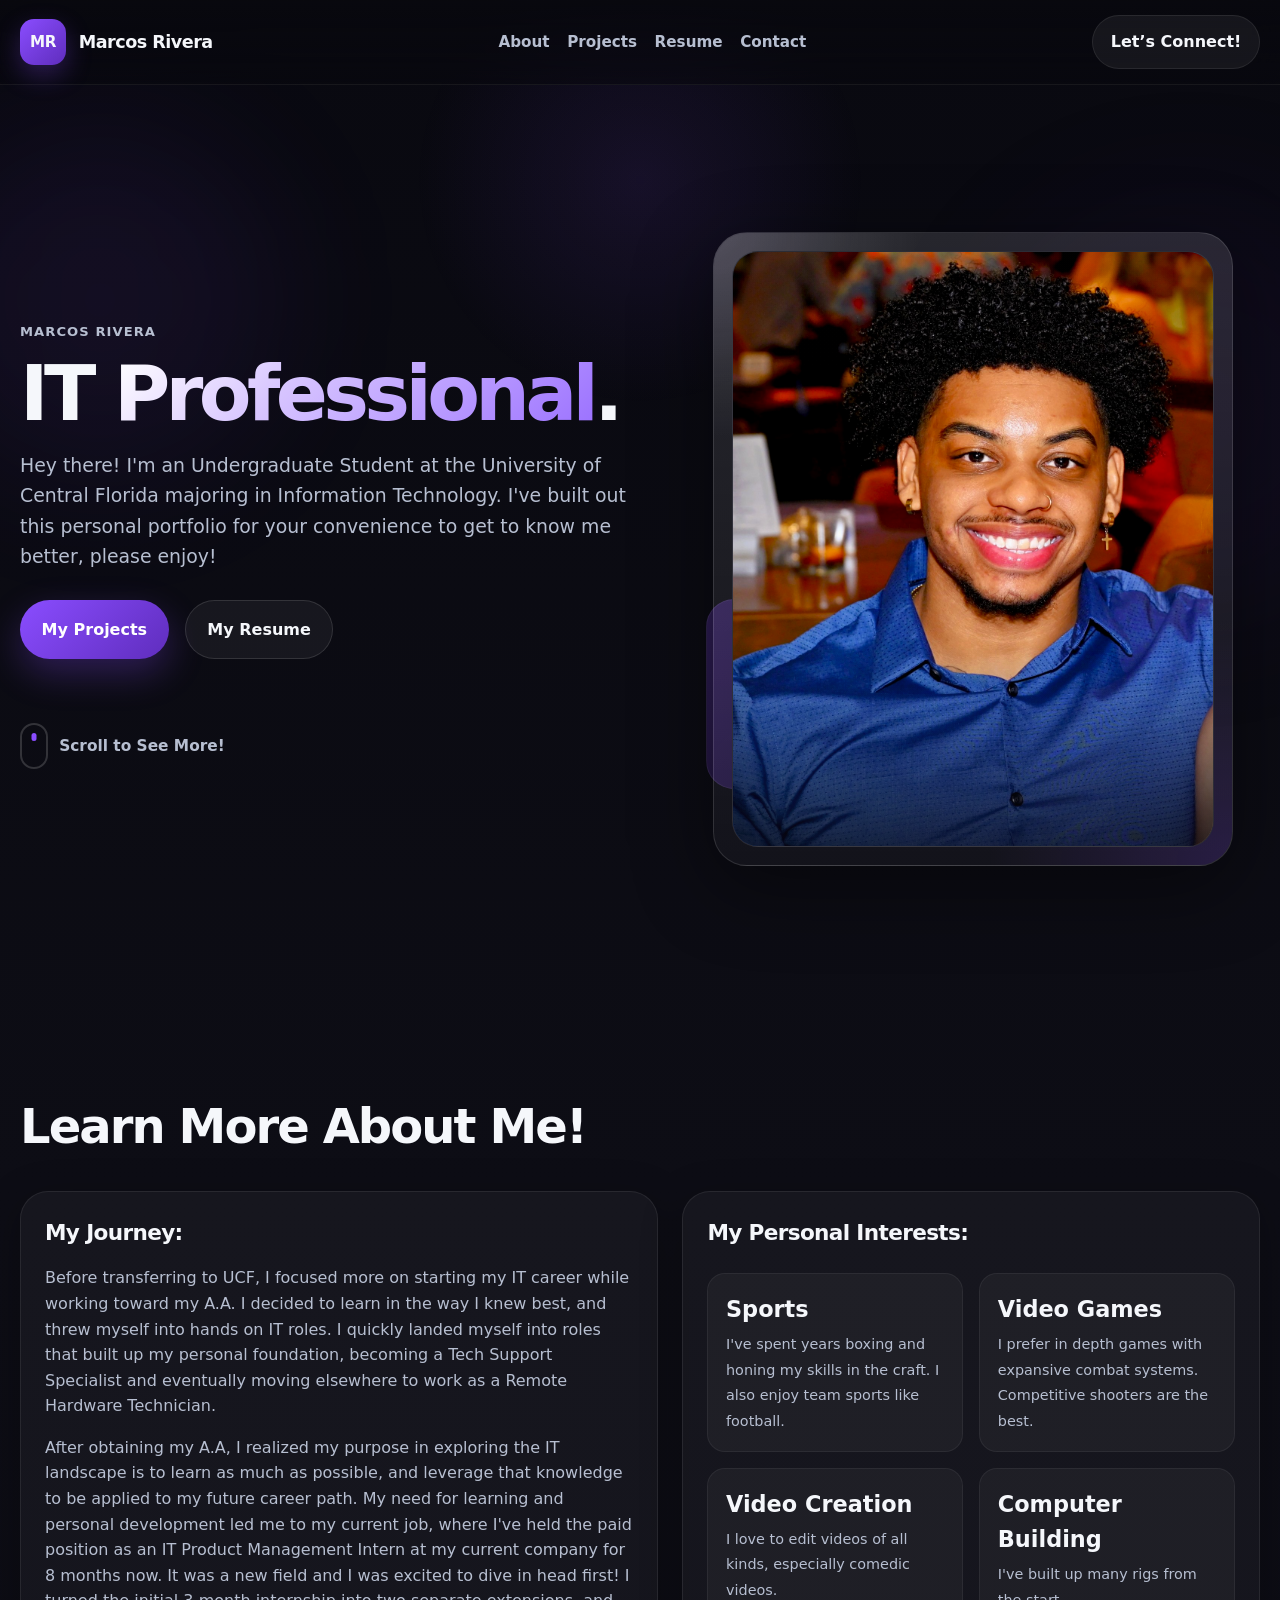
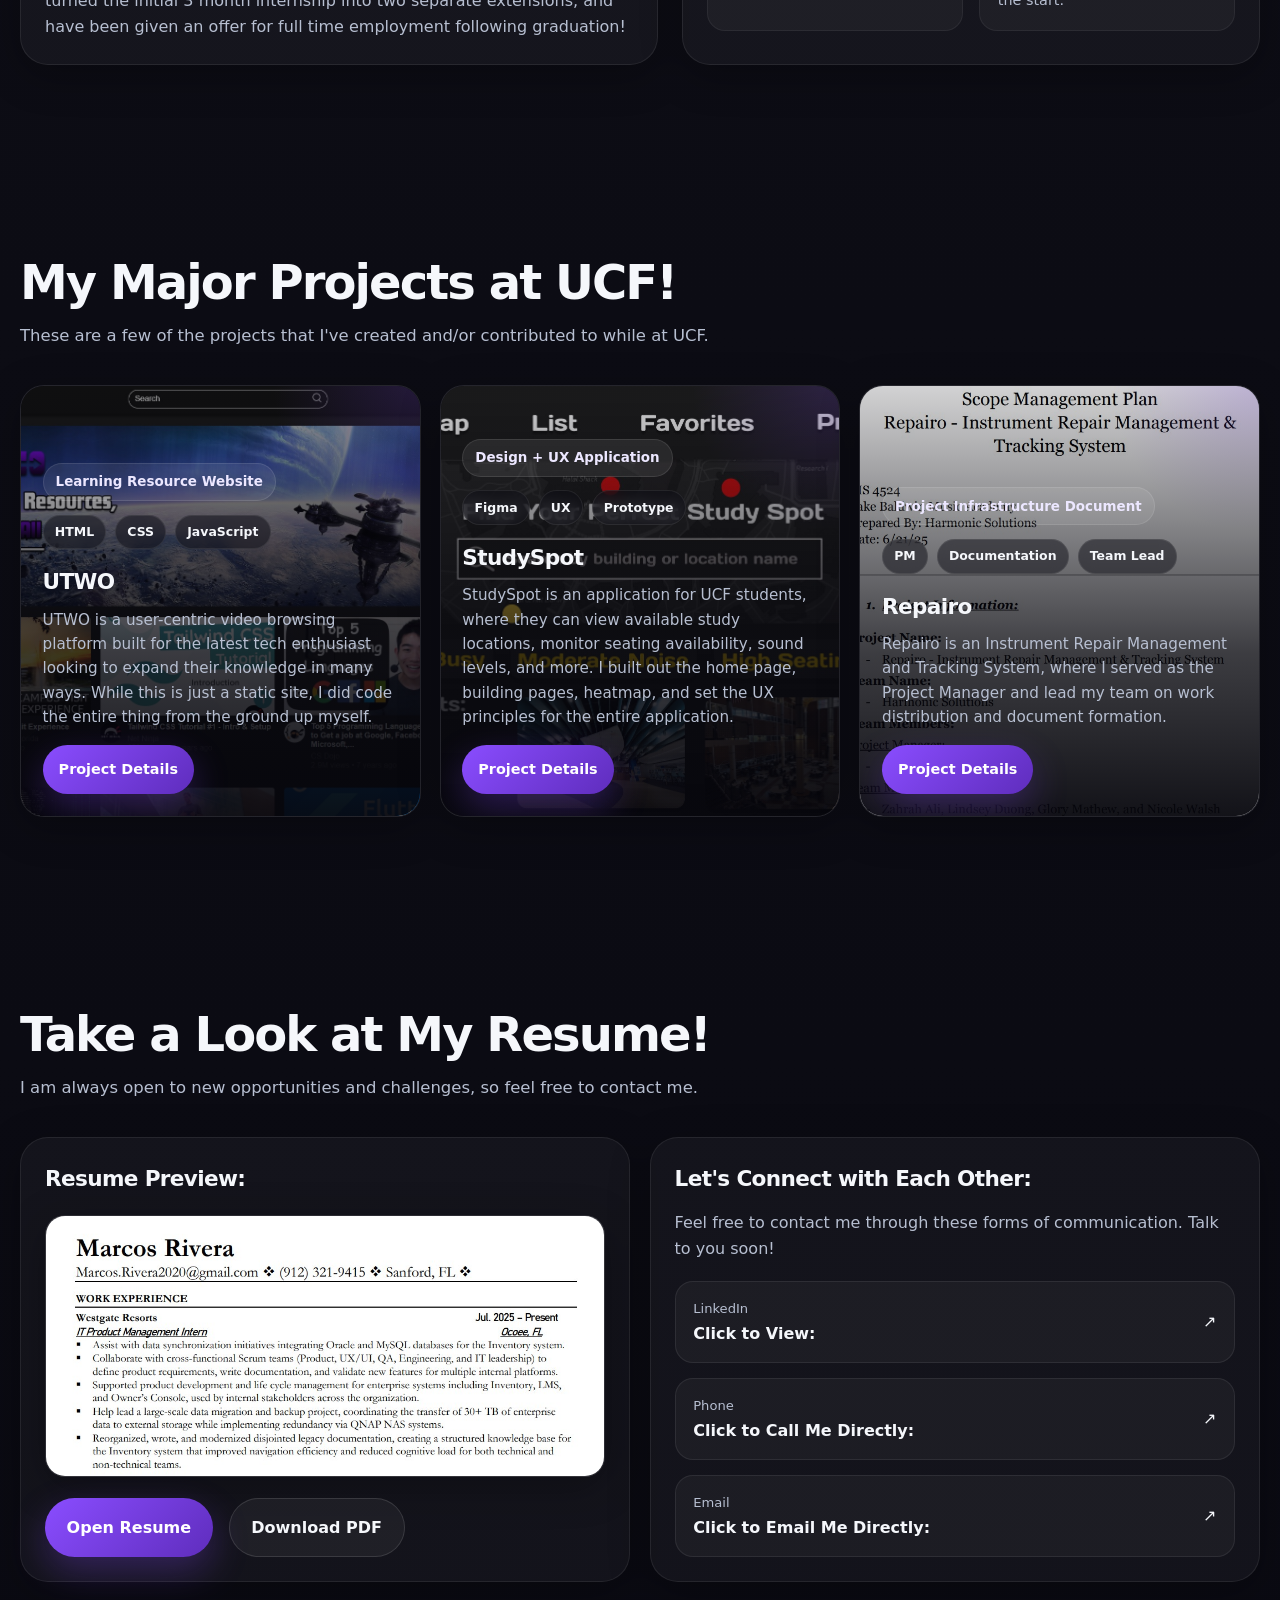
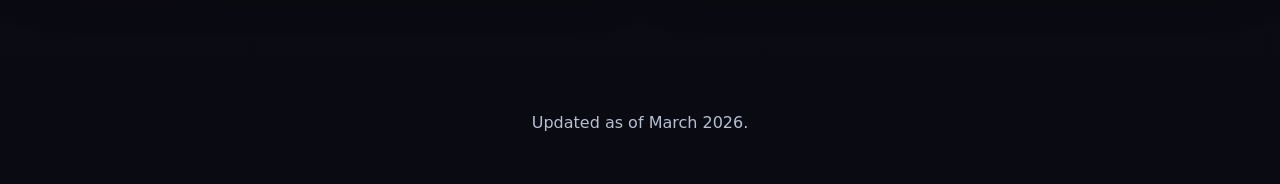
<file: index.html>
<!DOCTYPE html>
<html lang="en">
<head>
  <meta charset="UTF-8" />
  <meta name="viewport" content="width=device-width, initial-scale=1.0" />
  <title>Marcos Rivera | IT Professional</title>

  <!-- Portfolio Home Page. -->

  <link rel="stylesheet" href="styles.css" />
</head>
<body>
  <!-- Background. -->
  <div class="ambient-glow"></div>
  <div class="ambient-grid"></div>
  <div class="cursor-spotlight"></div>

  <!-- Header. -->
  <header class="site-header">
    <div class="container nav">
      <a class="brand" href="#home" aria-label="Portfolio home">
        <span class="brand-mark">MR</span>
        <span>Marcos Rivera</span>
      </a>

      <nav class="nav-links" aria-label="Primary navigation">
        <a href="#about">About</a>
        <a href="#projects">Projects</a>
        <a href="#resume">Resume</a>
        <a href="#contact">Contact</a>
      </nav>

      <a class="nav-cta" href="#contact">Let’s Connect!</a>
    </div>
  </header>

  <main>
    
    <section class="hero" id="home">
      <div class="container hero-grid">
        <div class="hero-copy reveal">

          <!-- Name. -->
          <p class="hero-name-label">
            Marcos Rivera
          </p>

          <!-- Main Title. -->
          <h1 class="hero-title">
            IT <span class="accent-text">Professional</span>.
          </h1>

          <!-- Introduction. -->
          <p class="hero-subtitle">
            Hey there! I'm an Undergraduate Student at the University of Central Florida majoring
            in Information Technology. I've built out this personal portfolio for your convenience
            to get to know me better, please enjoy!
            
          </p>

          <!-- Main Buttons. -->
          <div class="hero-actions">
            <a class="btn btn-primary" href="#projects">My Projects</a>
            <a class="btn btn-secondary" href="#resume">My Resume</a>
          </div>


          <!-- Scroll Prompt. -->
          <div class="scroll-prompt" aria-hidden="true">
            <span class="scroll-wheel"></span>
            <span>Scroll to See More!</span>
          </div>
        </div>

        <!-- Portrait. -->
        <div class="hero-visual-wrap reveal" id="heroVisualWrap">
          <div class="hero-visual-accent"></div>

          <div class="hero-visual-frame">
            <div class="hero-visual-inner">
              
              <div class="portrait-layer" id="portraitLayer">
                <img
                  src="images/portfolio_pic.JPG"
                  alt="Portrait of Me"
                />
              </div>

              <div class="portrait-overlay"></div>

            </div>
          </div>

        </div>
      </div>
    </section>

    <!-- About Section. -->
    <section class="section" id="about">
      <div class="container">
        <div class="reveal">
          <h2 class="section-title">Learn More About Me!</h2>
          <p class="section-copy"></p>
        </div>

        <div class="about-grid">
          <article class="glass-card about-story reveal">
            <h3 class="subsection-title">My Journey:</h3>
            <p class="muted-copy">
                Before transferring to UCF, I focused more on starting my IT career while working toward my A.A.
                I decided to learn in the way I knew best, and threw myself into hands on IT roles. I quickly 
                landed myself into roles that built up my personal foundation, becoming a Tech Support 
                Specialist and eventually moving elsewhere to work as a Remote Hardware Technician.
            </p>
            <p class="muted-copy">
                After obtaining my A.A, I realized my purpose in exploring the IT landscape is to learn as much
                as possible, and leverage that knowledge to be applied to my future career path. 
                My need for learning and personal development led me to my current job, where I've held the
                paid position as an IT Product Management Intern at my current company for 8 months now. 
                It was a new field and I was excited to dive in head first! I turned the initial 3 month internship into
                two separate extensions, and have been given an offer for full time employment following graduation!
            </p>

            
          </article>

          <aside class="glass-card reveal">
            <h3 class="subsection-title">My Personal Interests:</h3>
            <p class="muted-copy">
                
            </p>

            <div class="stats-grid">
              <div class="stat-block">
                <strong>Sports</strong>
                <span>I've spent years boxing and honing my skills in the craft. I also enjoy team sports like football.</span>
              </div>
              <div class="stat-block">
                <strong>Video Games</strong>
                <span>I prefer in depth games with expansive combat systems. Competitive shooters are the best.</span>
              </div>
              <div class="stat-block">
                <strong>Video Creation</strong>
                <span>I love to edit videos of all kinds, especially comedic videos.</span>
              </div>
              <div class="stat-block">
                <strong>Computer Building</strong>
                <span>I've built up many rigs from the start.</span>
              </div>
            </div>
          </aside>
        </div>
      </div>
    </section>

    <!-- Projects. -->
    <section class="section" id="projects">
      <div class="container">
        <div class="reveal">
          <h2 class="section-title">My Major Projects at UCF!</h2>
          <p class="section-copy">
            These are a few of the projects that I've created and/or contributed to while at UCF.
          </p>
        </div>

        <div class="projects-grid image-projects">
          <!-- Project 1 -->
          <article class="project-card project-card-image reveal">
            <div class="project-image-wrap">
              <img src="images/project-1.jpg" alt="Preview image for UTWO project" class="project-image" />
              <div class="project-image-overlay"></div>
            </div>

            <div class="project-content">
              <span class="project-tag">Learning Resource Website</span>

              <div class="project-tags-row">
                <span class="tech-chip">HTML</span>
                <span class="tech-chip">CSS</span>
                <span class="tech-chip">JavaScript</span>
              </div>

              <h3 class="project-title">UTWO</h3>
              <p class="project-text">
                UTWO is a user-centric video browsing platform built for the latest tech enthusiast
                looking to expand their knowledge in many ways. While this is just a static site, 
                I did code the entire thing from the ground up myself.
              </p>

              <div class="project-buttons">
                <a class="btn btn-primary btn-small" href="utwo.html">Project Details</a>
                
              </div>
            </div>
          </article>

          <!-- Project 2 -->
          <article class="project-card project-card-image reveal">
            <div class="project-image-wrap">
              <img src="images/project-2.jpg" alt="Preview image for StudySpot project" class="project-image" />
              <div class="project-image-overlay"></div>
            </div>

            <div class="project-content">
              <span class="project-tag">Design + UX Application</span>

              <div class="project-tags-row">
                <span class="tech-chip">Figma</span>
                <span class="tech-chip">UX</span>
                <span class="tech-chip">Prototype</span>
              </div>

              <h3 class="project-title">StudySpot</h3>
              <p class="project-text">
                StudySpot is an application for UCF students, where they can view available study
                locations, monitor seating availability, sound levels, and more. I built out the
                home page, building pages, heatmap, and set the UX principles for the entire application.
              </p>

              <div class="project-buttons">
                <a class="btn btn-primary btn-small" href="studyspot.html">Project Details</a>
                
              </div>
            </div>
          </article>

          <!-- Project 3 -->
          <article class="project-card project-card-image reveal">
            <div class="project-image-wrap">
              <img src="images/project-3.jpg" alt="Preview image for Repairo project" class="project-image" />
              <div class="project-image-overlay"></div>
            </div>

            <div class="project-content">
              <span class="project-tag">Project Infrastructure Document</span>

              <div class="project-tags-row">
                <span class="tech-chip">PM</span>
                <span class="tech-chip">Documentation</span>
                <span class="tech-chip">Team Lead</span>
              </div>

              <h3 class="project-title">Repairo</h3>
              <p class="project-text">
                Repairo is an Instrument Repair Management and Tracking System, where I served as
                the Project Manager and lead my team on work distribution and document formation.
              </p>

              <div class="project-buttons">
                <a class="btn btn-primary btn-small" href="repairo.html">Project Details</a>
                
              </div>
            </div>
          </article>
        </div>
      </div>
    </section>

    <!-- Resume. -->
    <section class="section" id="resume">
      <div class="container">
        <div class="reveal">
          <h2 class="section-title">Take a Look at My Resume!</h2>
          <p class="section-copy">
            I am always open to new opportunities and challenges, so feel free to contact me.
          </p>
        </div>

        <div class="two-column">
          <article class="glass-card resume-preview reveal">
            <div>
              <h3 class="subsection-title">Resume Preview:</h3>

              <div class="resume-preview-image-frame">
                <img
                  src="images/resume-preview.jpg"
                  alt="Preview image of Marcos Rivera resume"
                  class="resume-preview-image"
                />
              </div>
            </div>

            <div class="hero-actions resume-actions">
              <a class="btn btn-primary" href="assets/2026_Resume_Rivera_Marcos.pdf" target="_blank" rel="noreferrer noopener">Open Resume</a>
              <a class="btn btn-secondary" href="assets/2026_Resume_Rivera_Marcos.pdf" download>Download PDF</a>
            </div>
          </article>

          <article class="glass-card reveal" id="contact">
            <h3 class="subsection-title">Let's Connect with Each Other:</h3>
            <p class="muted-copy">
              Feel free to contact me through these forms of communication. Talk to you soon!
            </p>

            <div class="contact-links">
              <a class="contact-link" href="https://www.linkedin.com/in/marcos-rivera-s7v/" target="_blank" rel="noreferrer noopener">
                <div class="contact-label">
                  <small>LinkedIn</small>
                  <strong>Click to View:</strong>
                </div>
                <span>↗</span>
              </a>

              <a class="contact-link" href="tel:+19123219415">
                <div class="contact-label">
                  <small>Phone</small>
                  <strong>Click to Call Me Directly:</strong>
                </div>
                <span>↗</span>
              </a>

              <a class="contact-link" href="mailto:marcos.rivera2020@gmail.com">
                <div class="contact-label">
                  <small>Email</small>
                  <strong>Click to Email Me Directly:</strong>
                </div>
                <span>↗</span>
              </a>
            </div>
          </article>
        </div>
      </div>
    </section>
  </main>

  <footer class="site-footer">
    <div class="container">
      <p>Updated as of March 2026.</p>
    </div>
  </footer>

  <script src="script.js"></script>
</body>
</html>
</file>
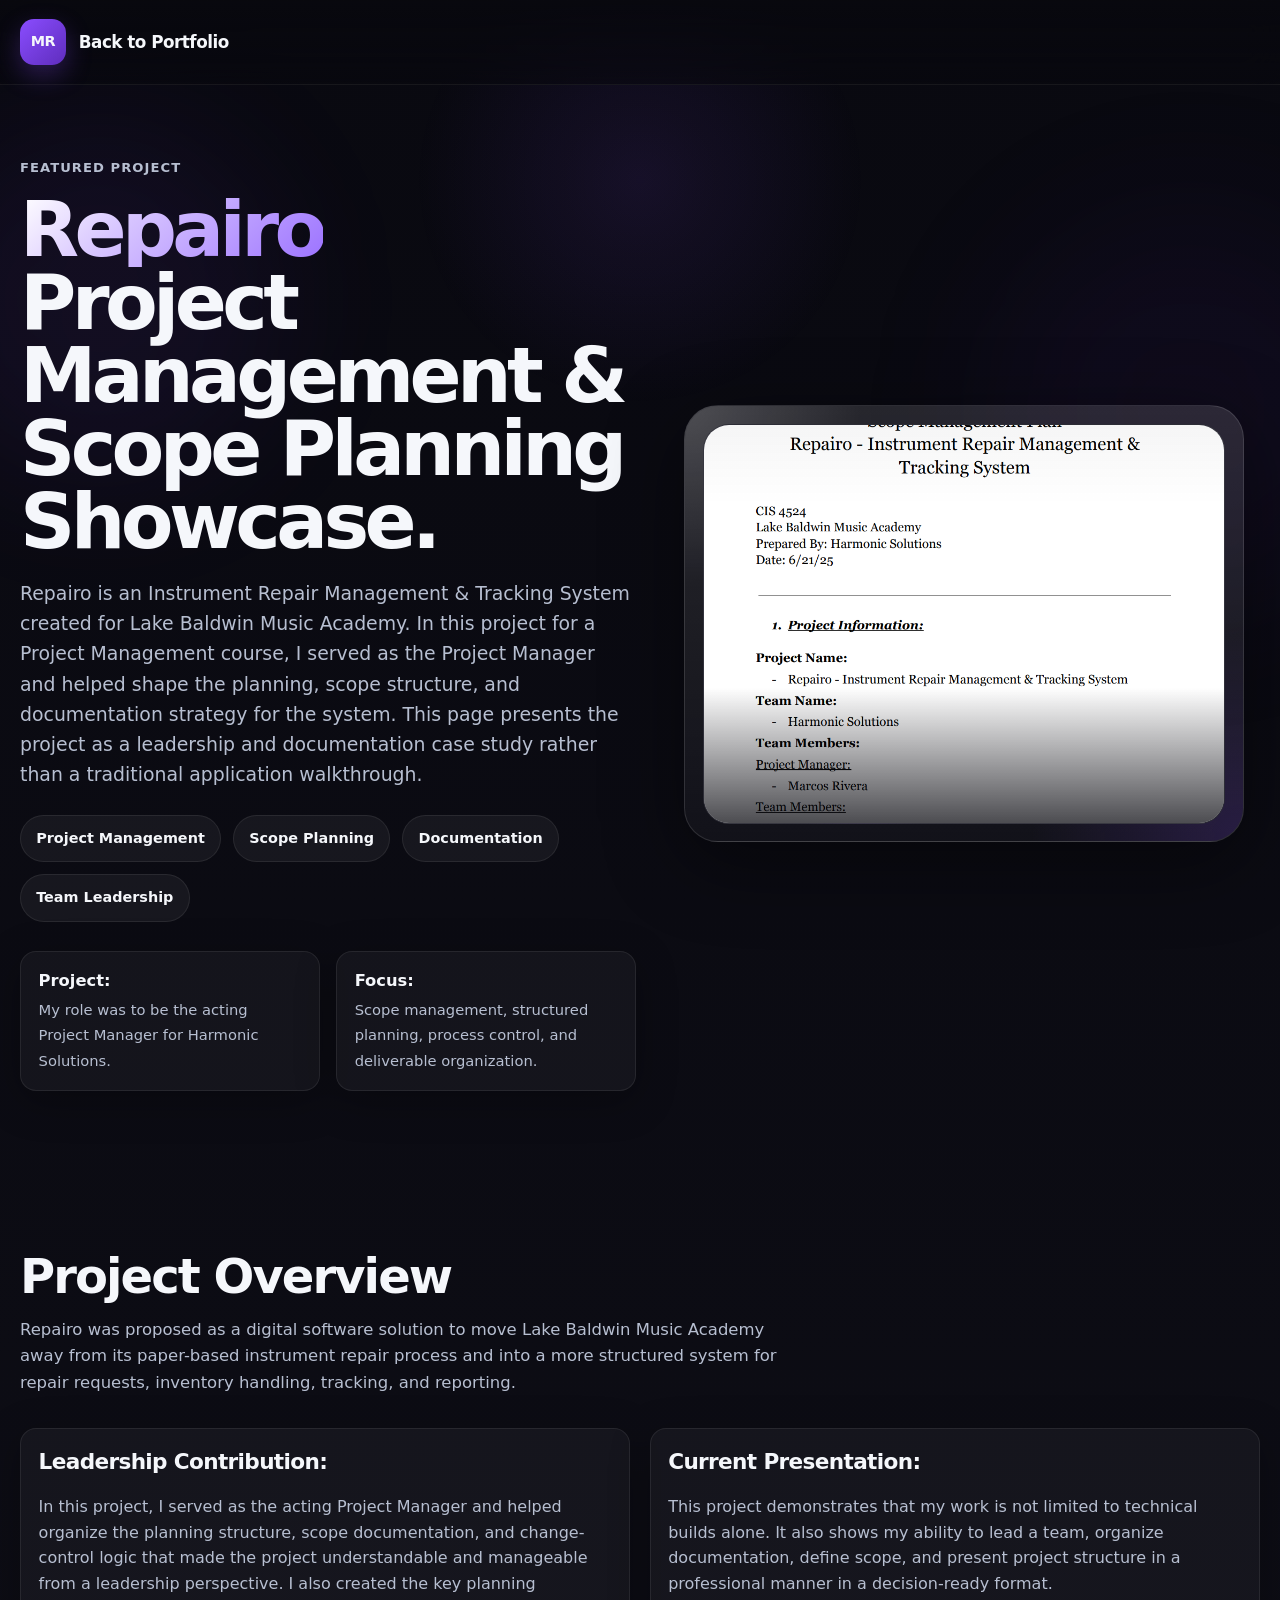
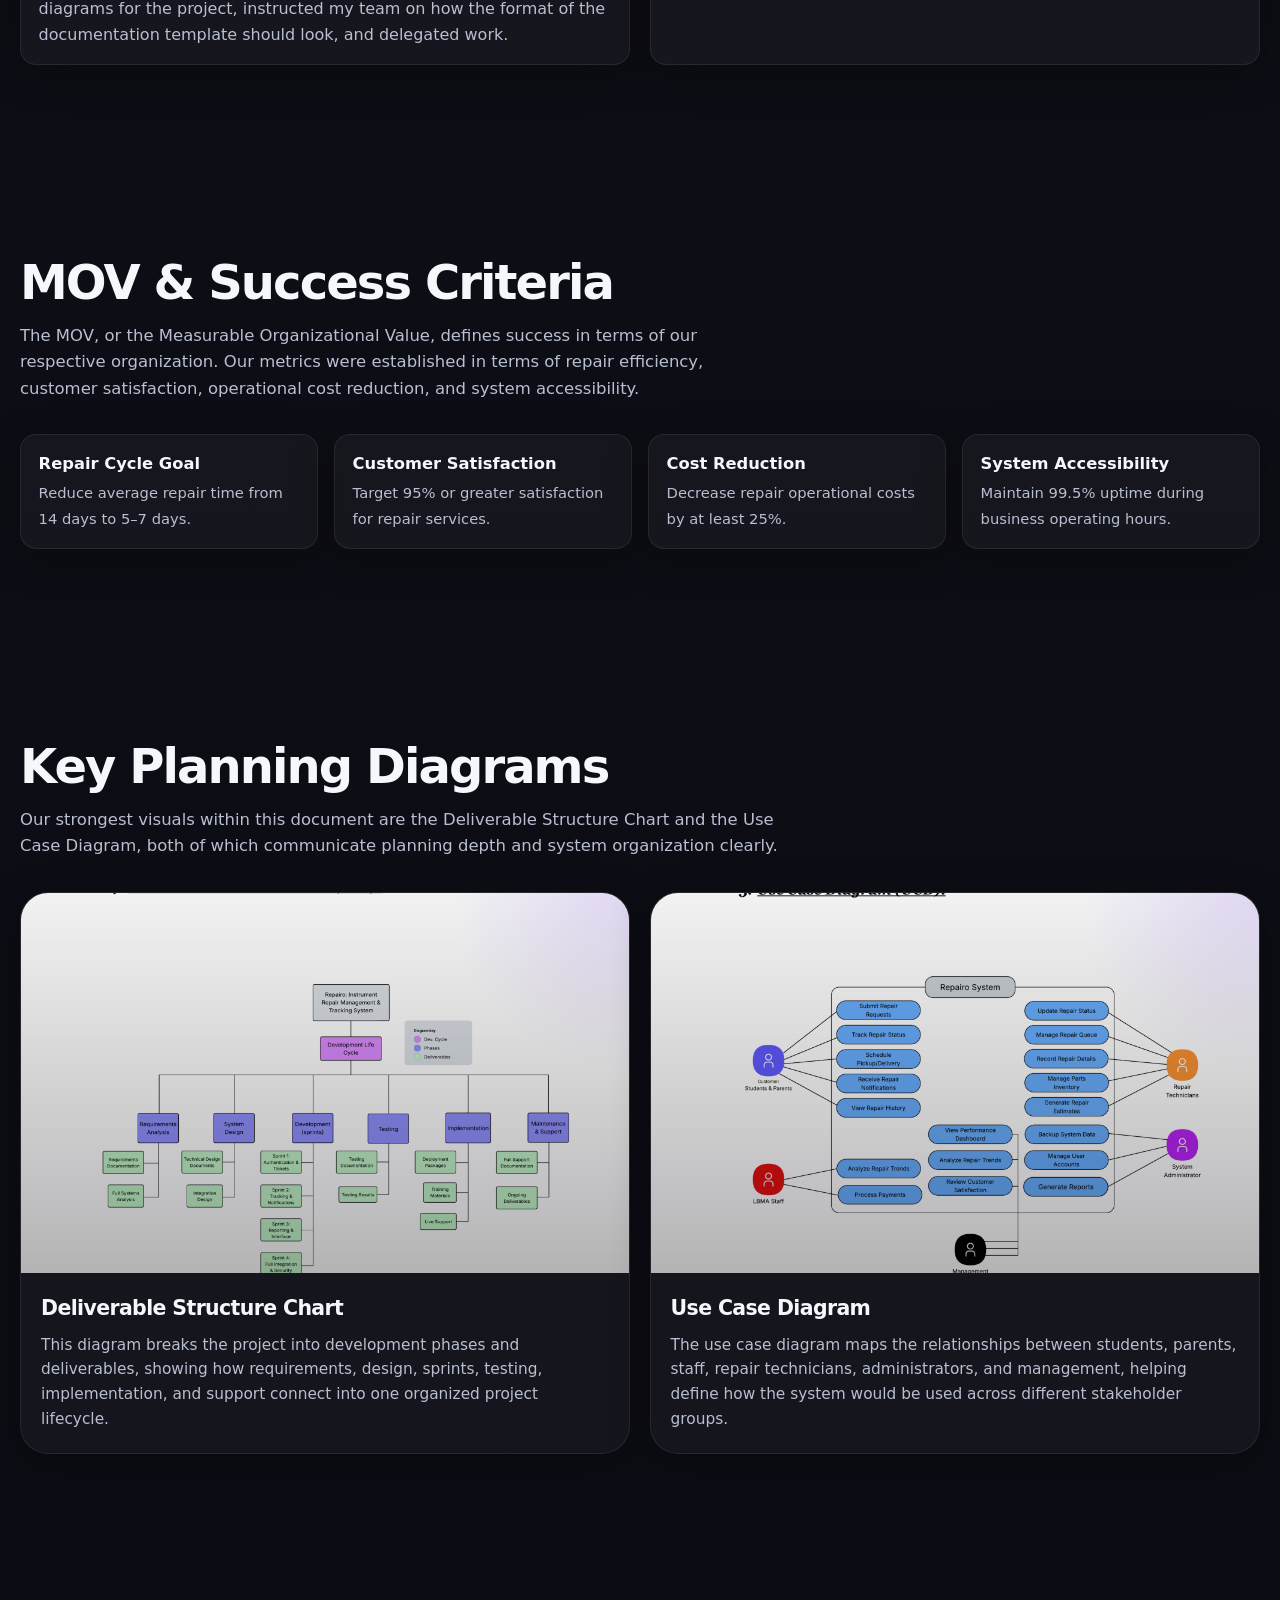
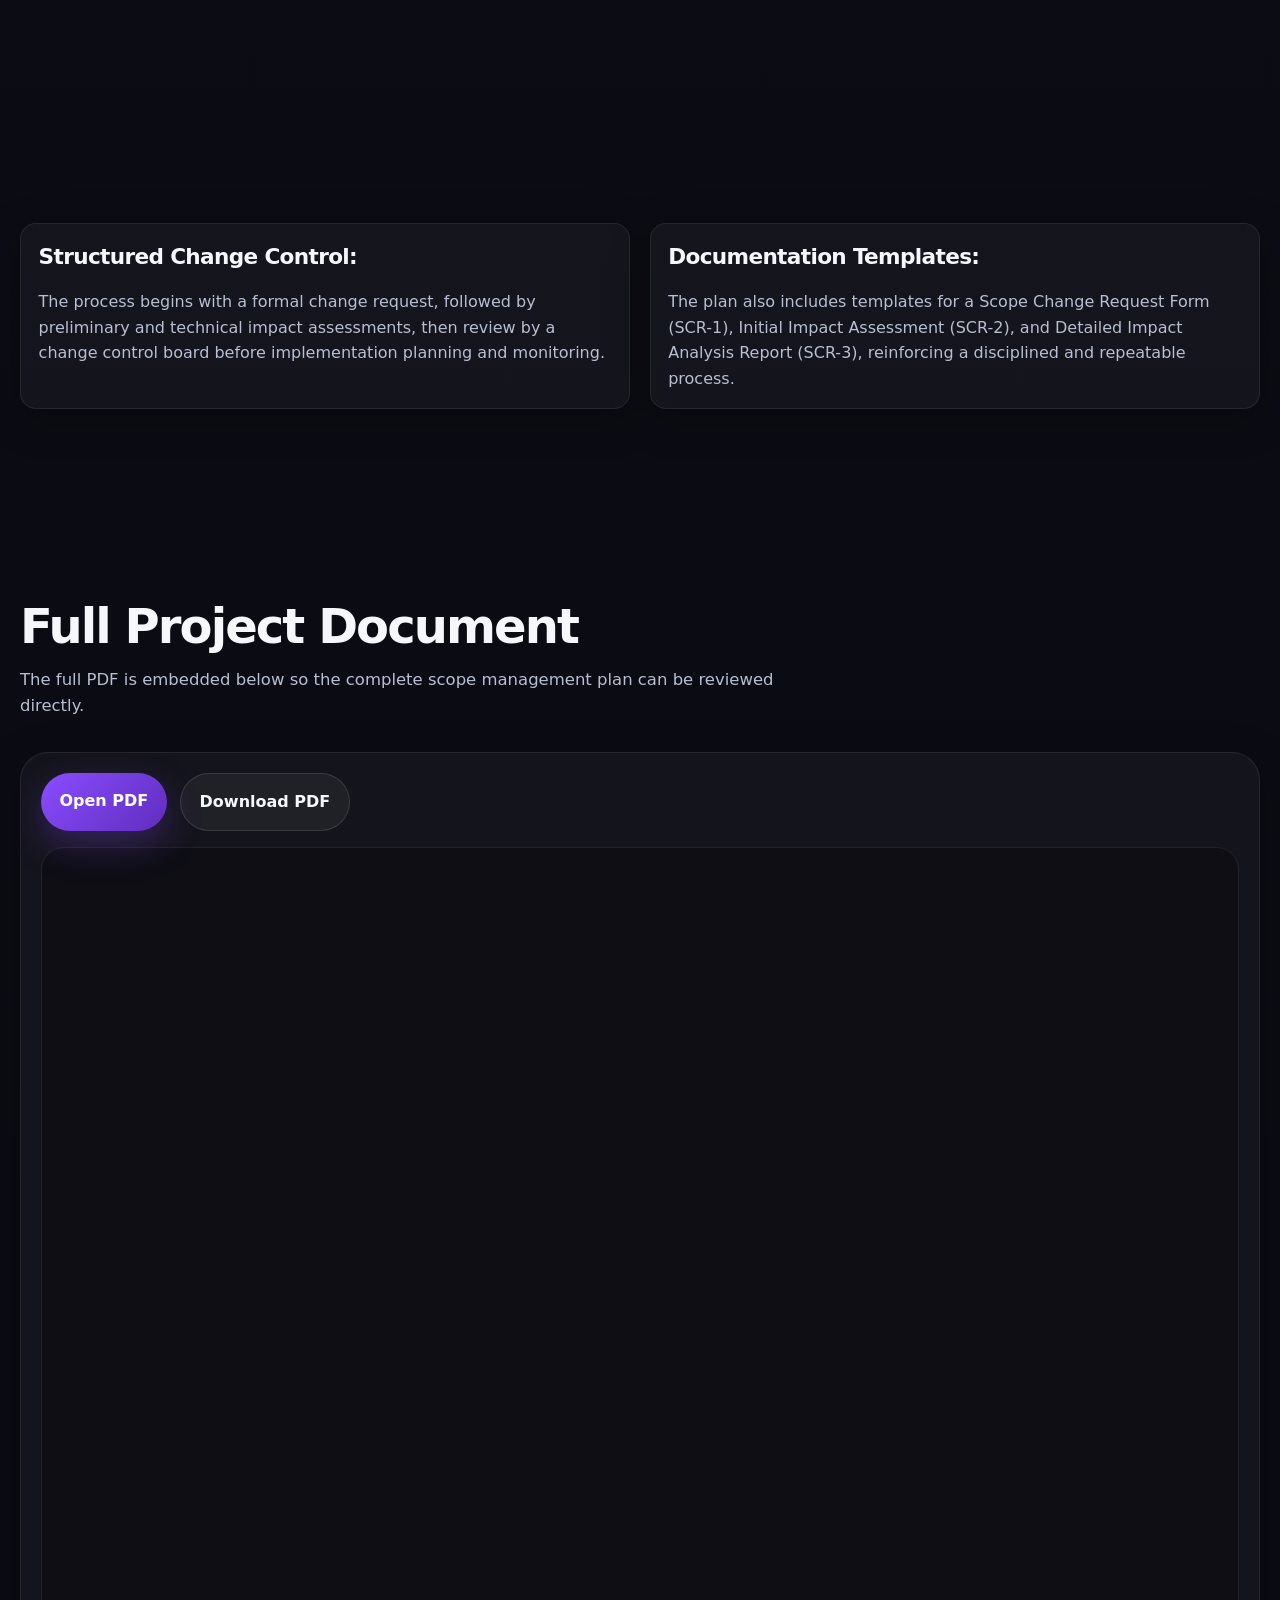
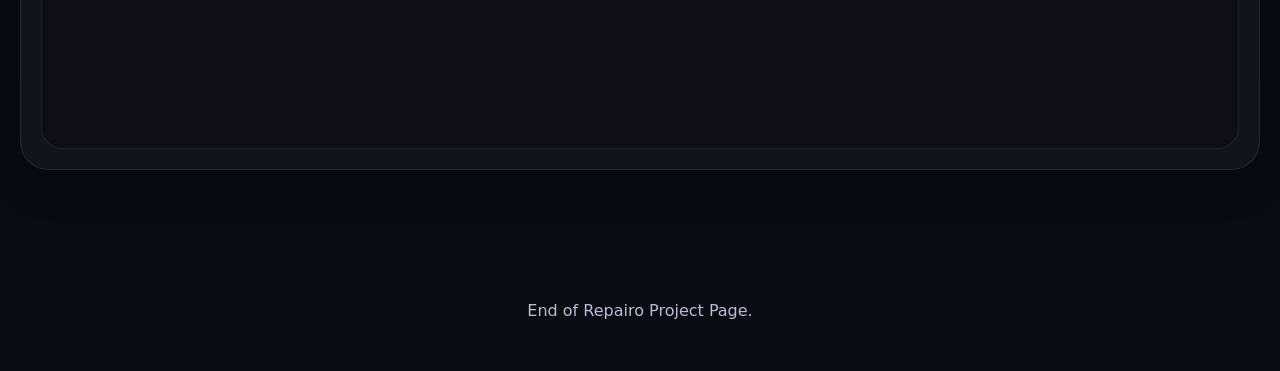
<file: repairo.html>
<!DOCTYPE html>
<html lang="en">
<head>
  <meta charset="UTF-8" />
  <meta name="viewport" content="width=device-width, initial-scale=1.0" />
  <title>Repairo | Project Detail</title>
  <link rel="stylesheet" href="repairo.css" />
</head>
<body>
  <div class="ambient-glow"></div>
  <div class="ambient-grid"></div>
  <div class="cursor-spotlight"></div>

  <header class="site-header">
    <div class="container nav">
      <a class="brand" href="index.html" aria-label="Back to portfolio">
        <span class="brand-mark">MR</span>
        <span>Back to Portfolio</span>
      </a>
    </div>
  </header>

  <main>
    <!-- HERO -->
    <section class="project-hero" id="top">
      <div class="container project-hero-grid">
        <div class="project-hero-copy reveal">
          <p class="project-kicker">Featured Project</p>

          <h1 class="project-title">
            <span class="accent-text">Repairo</span><br />
            Project Management & Scope Planning Showcase.
          </h1>

          <p class="project-subtitle">
            Repairo is an Instrument Repair Management & Tracking System created for Lake Baldwin Music
            Academy. In this project for a Project Management course, I served as the Project Manager and 
            helped shape the planning, scope structure, and documentation strategy for the system. This page
            presents the project as a leadership and documentation case study rather than a traditional application walkthrough.
          </p>

          <div class="hero-tags">
            <span class="hero-chip">Project Management</span>
            <span class="hero-chip">Scope Planning</span>
            <span class="hero-chip">Documentation</span>
            <span class="hero-chip">Team Leadership</span>
          </div>

          <div class="project-callouts">
            <div class="callout-card">
              <strong>Project:</strong>
              <span>My role was to be the acting Project Manager for Harmonic Solutions.</span>
            </div>
            <div class="callout-card">
              <strong>Focus:</strong>
              <span>Scope management, structured planning, process control, and deliverable organization.</span>
            </div>
          </div>
        </div>

        <div class="project-hero-visual reveal" id="heroVisualWrap">

          <div class="hero-image-frame">
            <div class="hero-image-inner">
              <div class="hero-image-layer" id="heroImageLayer">
                
                
                <img src="images/repairo-home.png" alt="Repairo Title Page" />
              </div>
              <div class="hero-image-overlay"></div>
            </div>
          </div>

        </div>
      </div>
    </section>

    <!-- OVERVIEW -->
    <section class="section" id="overview">
      <div class="container">
        <div class="section-header reveal">
          <h2 class="section-title">Project Overview</h2>
          <p class="section-copy">
            Repairo was proposed as a digital software solution to move Lake Baldwin Music Academy away
            from its paper-based instrument repair process and into a more structured system for repair
            requests, inventory handling, tracking, and reporting.
          </p>
        </div>

        <div class="overview-grid">
          <article class="glass-card reveal">
            <h3 class="subsection-title">Leadership Contribution:</h3>
            <p class="muted-copy">
              In this project, I served as the acting Project Manager and helped organize the planning structure,
              scope documentation, and change-control logic that made the project understandable and
              manageable from a leadership perspective. I also created the key planning diagrams for the project,
              instructed my team on how the format of the documentation template should look, and delegated work.
            </p>
          </article>

          <article class="glass-card reveal">
            <h3 class="subsection-title">Current Presentation:</h3>
            <p class="muted-copy">
              This project demonstrates that my work is not limited to technical builds alone. It also
              shows my ability to lead a team, organize documentation, define scope, and present project
              structure in a professional manner in a decision-ready format.
            </p>
          </article>
        </div>
      </div>
    </section>

    <!-- METRICS / MOV -->
    <section class="section" id="mov">
      <div class="container">
        <div class="section-header reveal">
          <h2 class="section-title">MOV & Success Criteria</h2>
          <p class="section-copy">
            The MOV, or the Measurable Organizational Value, defines success in terms of our 
            respective organization. Our metrics were established in terms of repair efficiency, 
            customer satisfaction, operational cost reduction, and system accessibility.
          </p>
        </div>

        <div class="metrics-grid">
          <article class="metric-card reveal">
            <strong>Repair Cycle Goal</strong>
            <span>Reduce average repair time from 14 days to 5–7 days.</span>
          </article>

          <article class="metric-card reveal">
            <strong>Customer Satisfaction</strong>
            <span>Target 95% or greater satisfaction for repair services.</span>
          </article>

          <article class="metric-card reveal">
            <strong>Cost Reduction</strong>
            <span>Decrease repair operational costs by at least 25%.</span>
          </article>

          <article class="metric-card reveal">
            <strong>System Accessibility</strong>
            <span>Maintain 99.5% uptime during business operating hours.</span>
          </article>
        </div>
      </div>
    </section>

    <!-- DIAGRAMS -->
    <section class="section" id="diagrams">
      <div class="container">
        <div class="section-header reveal">
          <h2 class="section-title">Key Planning Diagrams</h2>
          <p class="section-copy">
            Our strongest visuals within this document are the Deliverable Structure Chart and the
            Use Case Diagram, both of which communicate planning depth and system organization clearly.
          </p>
        </div>

        <div class="gallery-grid">
          <article class="showcase-card reveal">
            <div class="showcase-image-wrap tilt-card">
              <img src="images/repairo-dsc.png" alt="Repairo deliverable structure chart" class="showcase-image" />
              <div class="showcase-overlay"></div>
            </div>
            <div class="showcase-content">
              <h3 class="showcase-title">Deliverable Structure Chart</h3>
              <p class="showcase-text">
                This diagram breaks the project into development phases and deliverables, showing how
                requirements, design, sprints, testing, implementation, and support connect into one
                organized project lifecycle.
              </p>
            </div>
          </article>

          <article class="showcase-card reveal">
            <div class="showcase-image-wrap tilt-card">
              <img src="images/repairo-ucd.png" alt="Repairo use case diagram" class="showcase-image" />
              <div class="showcase-overlay"></div>
            </div>
            <div class="showcase-content">
              <h3 class="showcase-title">Use Case Diagram</h3>
              <p class="showcase-text">
                The use case diagram maps the relationships between students, parents, staff, repair
                technicians, administrators, and management, helping define how the system would be
                used across different stakeholder groups.
              </p>
            </div>
          </article>
        </div>
      </div>
    </section>

    <!-- SCOPE CHANGE PROCESS -->
    <section class="section" id="scope-process">
      <div class="container">
        <div class="section-header reveal">
          <h2 class="section-title">Scope Change Process</h2>
          <p class="section-copy">
            One of the strongest management elements in this project is the clearly documented
            scope-change process, which lays out how changes are requested, reviewed, approved,
            and implemented.
          </p>
        </div>

        <div class="process-grid">
          <article class="glass-card reveal">
            <h3 class="subsection-title">Structured Change Control:</h3>
            <p class="muted-copy">
              The process begins with a formal change request, followed by preliminary and technical
              impact assessments, then review by a change control board before implementation planning
              and monitoring.
            </p>
          </article>

          <article class="glass-card reveal">
            <h3 class="subsection-title">Documentation Templates:</h3>
            <p class="muted-copy">
              The plan also includes templates for a Scope Change Request Form (SCR-1), Initial Impact
              Assessment (SCR-2), and Detailed Impact Analysis Report (SCR-3), reinforcing a disciplined
              and repeatable process.
            </p>
          </article>
        </div>
      </div>
    </section>

    <!-- PDF PREVIEW -->
    <section class="section" id="document">
      <div class="container">
        <div class="section-header reveal">
          <h2 class="section-title">Full Project Document</h2>
          <p class="section-copy">
            The full PDF is embedded below so the complete scope management plan can be reviewed directly.
          </p>
        </div>

        <article class="document-card reveal">
          <div class="document-actions">
            <a class="doc-btn doc-btn-primary" href="assets/LBMA4.pdf" target="_blank" rel="noreferrer noopener">Open PDF</a>
            <a class="doc-btn doc-btn-secondary" href="assets/LBMA4.pdf" download>Download PDF</a>
          </div>

          <div class="pdf-frame">
            <iframe
              src="assets/LBMA4.pdf#page=1"
              title="Repairo scope management PDF"
              class="pdf-embed">
            </iframe>
          </div>
        </article>
      </div>
    </section>
  </main>

  <footer class="site-footer">
    <div class="container">
      <p>End of Repairo Project Page.</p>
    </div>
  </footer>

  <script src="repairo.js"></script>
</body>
</html>
</file>
<file: styles.css>
:root {
  --bg: #0b0b12;
  --bg-soft: #12121c;
  --panel: rgba(255, 255, 255, 0.05);
  --panel-strong: rgba(255, 255, 255, 0.08);
  --border: rgba(255, 255, 255, 0.1);
  --text: #f5f7fb;
  --muted: #b7bfd1;
  --accent: #8a4dff;
  --accent-2: #5f2dbd;
  --accent-glow: rgba(138, 77, 255, 0.35);
  --max-width: 1240px;
  --nav-height: 84px;
  --radius-xl: 28px;
  --radius-lg: 22px;
  --radius-md: 16px;
  --shadow-soft: 0 10px 40px rgba(0, 0, 0, 0.28);
  --shadow-strong: 0 20px 80px rgba(0, 0, 0, 0.45);
  --transition-fast: 180ms ease;
  --transition-smooth: 350ms ease;
}

* {
  box-sizing: border-box;
  margin: 0;
  padding: 0;
}

html {
  scroll-behavior: smooth;
}

body {
  font-family: Inter, ui-sans-serif, system-ui, -apple-system, BlinkMacSystemFont, "Segoe UI", sans-serif;
  background:
    radial-gradient(circle at 15% 20%, rgba(138, 77, 255, 0.16), transparent 0 30%),
    radial-gradient(circle at 85% 10%, rgba(95, 45, 189, 0.14), transparent 0 25%),
    linear-gradient(180deg, #090910 0%, #0d0d15 35%, #0a0a12 100%);
  color: var(--text);
  min-height: 100vh;
  overflow-x: hidden;
  line-height: 1.6;
}

img {
  max-width: 100%;
  display: block;
}

a {
  color: inherit;
  text-decoration: none;
}

.container {
  width: min(calc(100% - 2rem), var(--max-width));
  margin-inline: auto;
}

.section {
  padding: 6rem 0;
  position: relative;
}

.section-title {
  font-size: clamp(2rem, 4vw, 3rem);
  line-height: 1.05;
  letter-spacing: -0.04em;
  margin-bottom: 1rem;
}

.section-copy {
  max-width: 720px;
  color: var(--muted);
  font-size: 1.03rem;
}

.subsection-title {
  font-size: 1.35rem;
  margin-bottom: 0.9rem;
  letter-spacing: -0.03em;
}

.muted-copy {
  color: var(--muted);
}

.muted-copy + .muted-copy {
  margin-top: 1rem;
}

.ambient-glow,
.ambient-grid,
.cursor-spotlight {
  pointer-events: none;
  position: fixed;
  inset: 0;
  z-index: 0;
}

.ambient-glow::before,
.ambient-glow::after {
  content: "";
  position: absolute;
  border-radius: 50%;
  filter: blur(80px);
  opacity: 0.65;
}

.ambient-glow::before {
  width: 360px;
  height: 360px;
  left: -80px;
  top: 120px;
  background: rgba(138, 77, 255, 0.12);
}

.ambient-glow::after {
  width: 420px;
  height: 420px;
  right: -120px;
  top: 200px;
  background: rgba(95, 45, 189, 0.1);
}

.ambient-grid {
  background-image:
    linear-gradient(rgba(255,255,255,0.03) 1px, transparent 1px),
    linear-gradient(90deg, rgba(255,255,255,0.03) 1px, transparent 1px);
  background-size: 46px 46px;
  mask-image: linear-gradient(180deg, rgba(0,0,0,0.5), transparent 85%);
  opacity: 0.35;
}

.cursor-spotlight {
  background: radial-gradient(
    500px circle at var(--mouse-x, 50%) var(--mouse-y, 20%),
    rgba(138, 77, 255, 0.10),
    transparent 45%
  );
  transition: background 120ms linear;
}

.site-header {
  position: sticky;
  top: 0;
  z-index: 40;
  backdrop-filter: blur(18px);
  background: linear-gradient(to bottom, rgba(8, 8, 14, 0.88), rgba(8, 8, 14, 0.55));
  border-bottom: 1px solid rgba(255,255,255,0.06);
}

.nav {
  min-height: var(--nav-height);
  display: flex;
  align-items: center;
  justify-content: space-between;
  gap: 1.5rem;
}

.brand {
  display: inline-flex;
  align-items: center;
  gap: 0.8rem;
  font-weight: 800;
  letter-spacing: -0.03em;
  font-size: 1.1rem;
}

.brand-mark {
  width: 46px;
  height: 46px;
  border-radius: 14px;
  display: grid;
  place-items: center;
  background: linear-gradient(135deg, var(--accent), var(--accent-2));
  box-shadow: 0 10px 26px rgba(138, 77, 255, 0.28);
  font-size: 0.95rem;
}

.nav-links {
  display: flex;
  align-items: center;
  gap: 1.1rem;
  flex-wrap: wrap;
}

.nav-links a {
  color: var(--muted);
  font-size: 0.95rem;
  font-weight: 600;
  position: relative;
  transition: color var(--transition-fast);
}

.nav-links a::after {
  content: "";
  position: absolute;
  left: 0;
  bottom: -0.35rem;
  width: 100%;
  height: 2px;
  border-radius: 999px;
  background: linear-gradient(90deg, var(--accent), transparent);
  transform: scaleX(0);
  transform-origin: left;
  transition: transform var(--transition-smooth);
}

.nav-links a:hover,
.nav-links a:focus-visible {
  color: var(--text);
}

.nav-links a:hover::after,
.nav-links a:focus-visible::after {
  transform: scaleX(1);
}

.nav-cta {
  padding: 0.85rem 1.1rem;
  border-radius: 999px;
  font-weight: 700;
  background: rgba(255,255,255,0.06);
  border: 1px solid rgba(255,255,255,0.08);
  color: var(--text);
  transition: transform var(--transition-fast), background var(--transition-fast), border-color var(--transition-fast);
}

.nav-cta:hover,
.nav-cta:focus-visible {
  transform: translateY(-2px);
  background: rgba(255,255,255,0.1);
  border-color: rgba(255,255,255,0.16);
}

.hero {
  padding: 4.5rem 0 4rem;
  position: relative;
  z-index: 1;
}

.hero-grid {
  display: grid;
  grid-template-columns: 1.05fr 0.95fr;
  gap: 2rem;
  align-items: center;
  min-height: calc(100vh - var(--nav-height) - 2rem);
}

.hero-name-label {
  margin-bottom: 1rem;
  color: var(--muted);
  font-weight: 700;
  letter-spacing: 0.08em;
  text-transform: uppercase;
  font-size: 0.82rem;
}

.hero-title {
  font-size: clamp(3rem, 6vw, 5.8rem);
  line-height: 0.95;
  letter-spacing: -0.06em;
  margin-bottom: 1.2rem;
  text-wrap: balance;
}

.hero-title .accent-text {
  display: inline-block;
  background: linear-gradient(135deg, #ffffff 0%, #d8c6ff 35%, #9b71ff 100%);
  -webkit-background-clip: text;
  background-clip: text;
  color: transparent;
}

.hero-subtitle {
  color: var(--muted);
  font-size: clamp(1.02rem, 1.8vw, 1.18rem);
  max-width: 640px;
  margin-bottom: 1.8rem;
}

.hero-actions {
  display: flex;
  flex-wrap: wrap;
  gap: 1rem;
  margin-bottom: 2rem;
}

.resume-actions {
  margin-top: 1.25rem;
  margin-bottom: 0;
}

.btn {
  padding: 1rem 1.35rem;
  border-radius: 999px;
  font-weight: 800;
  display: inline-flex;
  align-items: center;
  justify-content: center;
  gap: 0.6rem;
  transition: transform var(--transition-fast), box-shadow var(--transition-fast), border-color var(--transition-fast), background var(--transition-fast);
}

.btn-primary {
  color: white;
  background: linear-gradient(135deg, var(--accent), var(--accent-2));
  box-shadow: 0 14px 36px rgba(138, 77, 255, 0.28);
}

.btn-primary:hover,
.btn-primary:focus-visible {
  transform: translateY(-3px);
  box-shadow: 0 20px 48px rgba(138, 77, 255, 0.38);
}

.btn-secondary {
  background: rgba(255,255,255,0.05);
  color: var(--text);
  border: 1px solid rgba(255,255,255,0.12);
}

.btn-secondary:hover,
.btn-secondary:focus-visible {
  transform: translateY(-3px);
  background: rgba(255,255,255,0.08);
  border-color: rgba(255,255,255,0.18);
}

.btn-small {
  padding: 0.8rem 1rem;
  font-size: 0.9rem;
  font-weight: 700;
}

.hero-meta {
  display: grid;
  grid-template-columns: repeat(3, minmax(0, 1fr));
  gap: 1rem;
  max-width: 720px;
  margin-top: 0.25rem;
}

.meta-card {
  padding: 1rem 1.1rem;
  border-radius: var(--radius-md);
  background: rgba(255,255,255,0.04);
  border: 1px solid rgba(255,255,255,0.08);
  box-shadow: var(--shadow-soft);
}

.meta-card strong {
  display: block;
  font-size: 1.1rem;
  margin-bottom: 0.2rem;
}

.meta-card span {
  color: var(--muted);
  font-size: 0.92rem;
}

.hero-visual-wrap {
  position: relative;
  display: flex;
  justify-content: center;
  align-items: center;
  min-height: 640px;
}

.hero-visual-accent {
  position: absolute;
  inset: auto auto 80px 20px;
  width: 190px;
  height: 190px;
  border-radius: 28px;
  background: linear-gradient(135deg, rgba(138,77,255,0.28), rgba(95,45,189,0.18));
  filter: blur(0.2px);
  border: 1px solid rgba(255,255,255,0.06);
  animation: floatCard 6s ease-in-out infinite;
}

.hero-visual-frame {
  position: relative;
  width: min(100%, 520px);
  aspect-ratio: 0.82 / 1;
  border-radius: 34px;
  padding: 1.1rem;
  background: linear-gradient(180deg, rgba(255,255,255,0.12), rgba(255,255,255,0.03));
  border: 1px solid rgba(255,255,255,0.12);
  box-shadow: var(--shadow-strong);
  overflow: hidden;
  isolation: isolate;
}

.hero-visual-frame::before {
  content: "";
  position: absolute;
  inset: 0;
  background:
    radial-gradient(circle at top left, rgba(255,255,255,0.18), transparent 25%),
    radial-gradient(circle at bottom right, rgba(138, 77, 255, 0.18), transparent 30%);
  z-index: 0;
}

.hero-visual-inner {
  position: relative;
  width: 100%;
  height: 100%;
  border-radius: 26px;
  overflow: hidden;
  background:
    linear-gradient(180deg, rgba(255,255,255,0.08), rgba(255,255,255,0.02)),
    radial-gradient(circle at 30% 20%, rgba(138,77,255,0.26), transparent 20%),
    #151520;
  border: 1px solid rgba(255,255,255,0.08);
  z-index: 1;
}

.portrait-layer {
  position: absolute;
  inset: 0;
  transition: transform 120ms linear;
  will-change: transform;
}

.portrait-layer img {
  width: 100%;
  height: 100%;
  object-fit: cover;
  object-position: center top;
  filter: saturate(1.03) contrast(1.02);
  transform: scale(1.04);
}

.portrait-overlay {
  position: absolute;
  inset: 0;
  background:
    linear-gradient(to top, rgba(8,8,14,0.72), transparent 34%),
    linear-gradient(to bottom, rgba(8,8,14,0.04), transparent 20%);
  z-index: 2;
}

.portrait-badge {
  position: absolute;
  left: 1rem;
  bottom: 1rem;
  z-index: 3;
  padding: 0.9rem 1rem;
  border-radius: 18px;
  background: rgba(10, 10, 18, 0.62);
  backdrop-filter: blur(12px);
  border: 1px solid rgba(255,255,255,0.1);
  box-shadow: var(--shadow-soft);
  max-width: 78%;
}

.portrait-badge strong {
  display: block;
  margin-bottom: 0.18rem;
  font-size: 0.98rem;
}

.portrait-badge span {
  color: var(--muted);
  font-size: 0.9rem;
}

.floating-card {
  position: absolute;
  z-index: 4;
  padding: 1rem 1.1rem;
  border-radius: 22px;
  background: rgba(10, 10, 18, 0.72);
  backdrop-filter: blur(16px);
  border: 1px solid rgba(255,255,255,0.08);
  box-shadow: var(--shadow-soft);
  animation: floatCard 5.5s ease-in-out infinite;
}

.floating-card.top {
  top: 32px;
  right: -16px;
}

.floating-card.bottom {
  left: -10px;
  bottom: 70px;
  animation-delay: 1s;
}

.floating-card-label {
  color: var(--muted);
  font-size: 0.84rem;
  margin-bottom: 0.2rem;
}

.floating-card-value {
  font-weight: 800;
  font-size: 1rem;
}

@keyframes floatCard {
  0%, 100% { transform: translateY(0px); }
  50% { transform: translateY(-10px); }
}

.scroll-prompt {
  display: inline-flex;
  align-items: center;
  gap: 0.7rem;
  margin-top: 2rem;
  color: var(--muted);
  font-weight: 600;
  font-size: 0.96rem;
}

.scroll-wheel {
  width: 28px;
  height: 46px;
  border: 2px solid rgba(255,255,255,0.16);
  border-radius: 999px;
  position: relative;
}

.scroll-wheel::after {
  content: "";
  position: absolute;
  left: 50%;
  top: 8px;
  width: 5px;
  height: 8px;
  border-radius: 999px;
  background: var(--accent);
  transform: translateX(-50%);
  animation: scrollDot 1.8s ease-in-out infinite;
}

@keyframes scrollDot {
  0% { opacity: 0; transform: translate(-50%, 0); }
  30% { opacity: 1; }
  100% { opacity: 0; transform: translate(-50%, 14px); }
}

.about-grid {
  display: grid;
  grid-template-columns: 1.05fr 0.95fr;
  gap: 1.5rem;
  align-items: stretch;
  margin-top: 2.5rem;
}

.glass-card {
  background: rgba(255,255,255,0.04);
  border: 1px solid rgba(255,255,255,0.08);
  border-radius: var(--radius-xl);
  padding: 1.5rem;
  box-shadow: var(--shadow-soft);
}

.about-story {
  min-height: 100%;
}

.stats-grid {
  display: grid;
  grid-template-columns: repeat(2, minmax(0, 1fr));
  gap: 1rem;
  margin-top: 1.4rem;
}

.stat-block {
  padding: 1.1rem;
  border-radius: 18px;
  background: rgba(255,255,255,0.04);
  border: 1px solid rgba(255,255,255,0.06);
}

.stat-block strong {
  display: block;
  font-size: 1.4rem;
  margin-bottom: 0.2rem;
}

.stat-block span {
  color: var(--muted);
  font-size: 0.9rem;
}

.projects-grid {
  margin-top: 2.2rem;
  display: grid;
  grid-template-columns: repeat(3, minmax(0, 1fr));
  gap: 1.2rem;
}

.project-card {
  position: relative;
  overflow: hidden;
  min-height: 430px;
  border-radius: 24px;
  border: 1px solid rgba(255,255,255,0.08);
  box-shadow: var(--shadow-soft);
  transition: transform var(--transition-smooth), border-color var(--transition-fast), box-shadow var(--transition-fast);
  background: rgba(255,255,255,0.03);
}

.project-card:hover,
.project-card:focus-within {
  transform: translateY(-8px);
  border-color: rgba(138, 77, 255, 0.42);
  box-shadow: 0 18px 52px rgba(0, 0, 0, 0.34);
}

.project-card-image {
  display: flex;
  flex-direction: column;
  justify-content: flex-end;
}

.project-image-wrap {
  position: absolute;
  inset: 0;
  overflow: hidden;
}

.project-image {
  width: 100%;
  height: 100%;
  object-fit: cover;
  transition: transform 500ms ease;
}

.project-card:hover .project-image {
  transform: scale(1.06);
}

.project-image-overlay {
  position: absolute;
  inset: 0;
  background:
    linear-gradient(to top, rgba(6,6,12,0.95) 0%, rgba(6,6,12,0.78) 38%, rgba(6,6,12,0.18) 100%),
    radial-gradient(circle at top right, rgba(138,77,255,0.22), transparent 25%);
}

.project-content {
  position: relative;
  z-index: 2;
  padding: 1.35rem;
  display: flex;
  flex-direction: column;
  justify-content: flex-end;
  min-height: 430px;
}

.project-tag {
  display: inline-flex;
  align-self: flex-start;
  padding: 0.45rem 0.75rem;
  border-radius: 999px;
  margin-bottom: 0.85rem;
  background: rgba(255,255,255,0.08);
  border: 1px solid rgba(255,255,255,0.1);
  color: #ece7ff;
  font-size: 0.84rem;
  font-weight: 700;
}

.project-tags-row {
  display: flex;
  flex-wrap: wrap;
  gap: 0.55rem;
  margin-bottom: 1rem;
}

.tech-chip {
  padding: 0.4rem 0.7rem;
  font-size: 0.78rem;
  border-radius: 999px;
  background: rgba(12, 12, 20, 0.5);
  border: 1px solid rgba(255,255,255,0.08);
  color: var(--text);
  backdrop-filter: blur(8px);
  font-weight: 600;
}

.project-title {
  font-size: 1.35rem;
  margin-bottom: 0.5rem;
  letter-spacing: -0.03em;
}

.project-text {
  color: var(--muted);
  font-size: 0.95rem;
  margin-bottom: 1rem;
}

.project-buttons {
  display: flex;
  flex-wrap: wrap;
  gap: 0.8rem;
}

.two-column {
  display: grid;
  grid-template-columns: 1fr 1fr;
  gap: 1.2rem;
  margin-top: 2.2rem;
}

.resume-preview {
  min-height: 320px;
  display: flex;
  flex-direction: column;
  justify-content: space-between;
}

.resume-preview-image-frame {
  margin-top: 1.2rem;
  border-radius: 20px;
  overflow: hidden;
  border: 1px solid rgba(255,255,255,0.08);
  background: linear-gradient(180deg, rgba(255,255,255,0.07), rgba(255,255,255,0.03));
  box-shadow: var(--shadow-soft);
}

.resume-preview-image {
  width: 100%;
  display: block;
  object-fit: cover;
}

.contact-links {
  display: grid;
  gap: 0.9rem;
  margin-top: 1.2rem;
}

.contact-link {
  display: flex;
  justify-content: space-between;
  align-items: center;
  gap: 1rem;
  padding: 1rem 1.1rem;
  border-radius: 18px;
  background: rgba(255,255,255,0.04);
  border: 1px solid rgba(255,255,255,0.08);
  transition: transform var(--transition-fast), background var(--transition-fast), border-color var(--transition-fast);
}

.contact-link:hover,
.contact-link:focus-visible {
  transform: translateX(6px);
  background: rgba(255,255,255,0.06);
  border-color: rgba(138,77,255,0.35);
}

.contact-label small {
  display: block;
  color: var(--muted);
  font-size: 0.82rem;
  margin-bottom: 0.12rem;
}

.contact-label strong {
  font-size: 1rem;
}

.site-footer {
  padding: 2rem 0 3rem;
  color: var(--muted);
  text-align: center;
  position: relative;
  z-index: 1;
}

.reveal {
  opacity: 0;
  transform: translateY(22px);
  transition: opacity 700ms ease, transform 700ms ease;
}

.reveal.visible {
  opacity: 1;
  transform: translateY(0);
}

@media (max-width: 1100px) {
  .hero-grid,
  .about-grid,
  .two-column {
    grid-template-columns: 1fr;
  }

  .hero-visual-wrap {
    min-height: 560px;
    order: -1;
  }

  .hero-meta,
  .projects-grid {
    grid-template-columns: repeat(2, minmax(0, 1fr));
  }
}

@media (max-width: 760px) {
  .nav {
    flex-direction: column;
    align-items: flex-start;
    padding: 1rem 0;
  }

  .nav-links {
    gap: 0.95rem;
  }

  .hero {
    padding-top: 2rem;
  }

  .hero-grid {
    min-height: auto;
  }

  .hero-title {
    font-size: clamp(2.7rem, 11vw, 4.2rem);
  }

  .hero-meta,
  .projects-grid,
  .stats-grid {
    grid-template-columns: 1fr;
  }

  .hero-visual-frame {
    width: min(100%, 430px);
  }

  .floating-card.top {
    right: 8px;
    top: 10px;
  }

  .floating-card.bottom {
    left: 8px;
    bottom: 18px;
  }

  .section {
    padding: 4.5rem 0;
  }
}
</file>
<file: repairo.css>
:root {
  --bg: #0b0b12;
  --bg-soft: #12121c;
  --panel: rgba(255, 255, 255, 0.05);
  --panel-strong: rgba(255, 255, 255, 0.08);
  --border: rgba(255, 255, 255, 0.1);
  --text: #f5f7fb;
  --muted: #b7bfd1;
  --accent: #8a4dff;
  --accent-2: #5f2dbd;
  --accent-glow: rgba(138, 77, 255, 0.35);
  --max-width: 1240px;
  --nav-height: 84px;
  --radius-xl: 28px;
  --radius-lg: 22px;
  --radius-md: 16px;
  --shadow-soft: 0 10px 40px rgba(0, 0, 0, 0.28);
  --shadow-strong: 0 20px 80px rgba(0, 0, 0, 0.45);
  --transition-fast: 180ms ease;
  --transition-smooth: 350ms ease;
}

* {
  box-sizing: border-box;
  margin: 0;
  padding: 0;
}

html {
  scroll-behavior: smooth;
}

body {
  font-family: Inter, ui-sans-serif, system-ui, -apple-system, BlinkMacSystemFont, "Segoe UI", sans-serif;
  background:
    radial-gradient(circle at 15% 20%, rgba(138, 77, 255, 0.16), transparent 0 30%),
    radial-gradient(circle at 85% 10%, rgba(95, 45, 189, 0.14), transparent 0 25%),
    linear-gradient(180deg, #090910 0%, #0d0d15 35%, #0a0a12 100%);
  color: var(--text);
  min-height: 100vh;
  overflow-x: hidden;
  line-height: 1.6;
}

img,
iframe {
  max-width: 100%;
  display: block;
}

a {
  color: inherit;
  text-decoration: none;
}

.container {
  width: min(calc(100% - 2rem), var(--max-width));
  margin-inline: auto;
}

.section {
  padding: 6rem 0;
  position: relative;
}

.section-title {
  font-size: clamp(2rem, 4vw, 3rem);
  line-height: 1.05;
  letter-spacing: -0.04em;
  margin-bottom: 1rem;
}

.section-copy {
  max-width: 760px;
  color: var(--muted);
  font-size: 1.03rem;
}

.subsection-title {
  font-size: 1.35rem;
  margin-bottom: 0.9rem;
  letter-spacing: -0.03em;
}

.muted-copy {
  color: var(--muted);
}

.ambient-glow,
.ambient-grid,
.cursor-spotlight {
  pointer-events: none;
  position: fixed;
  inset: 0;
  z-index: 0;
}

.ambient-glow::before,
.ambient-glow::after {
  content: "";
  position: absolute;
  border-radius: 50%;
  filter: blur(80px);
  opacity: 0.65;
}

.ambient-glow::before {
  width: 360px;
  height: 360px;
  left: -80px;
  top: 120px;
  background: rgba(138, 77, 255, 0.12);
}

.ambient-glow::after {
  width: 420px;
  height: 420px;
  right: -120px;
  top: 200px;
  background: rgba(95, 45, 189, 0.1);
}

.ambient-grid {
  background-image:
    linear-gradient(rgba(255,255,255,0.03) 1px, transparent 1px),
    linear-gradient(90deg, rgba(255,255,255,0.03) 1px, transparent 1px);
  background-size: 46px 46px;
  mask-image: linear-gradient(180deg, rgba(0,0,0,0.5), transparent 85%);
  opacity: 0.35;
}

.cursor-spotlight {
  background: radial-gradient(
    500px circle at var(--mouse-x, 50%) var(--mouse-y, 20%),
    rgba(138, 77, 255, 0.10),
    transparent 45%
  );
  transition: background 120ms linear;
}

.site-header {
  position: sticky;
  top: 0;
  z-index: 40;
  backdrop-filter: blur(18px);
  background: linear-gradient(to bottom, rgba(8, 8, 14, 0.88), rgba(8, 8, 14, 0.55));
  border-bottom: 1px solid rgba(255,255,255,0.06);
}

.nav {
  min-height: var(--nav-height);
  display: flex;
  align-items: center;
  justify-content: flex-start;
}

.brand {
  display: inline-flex;
  align-items: center;
  gap: 0.8rem;
  font-weight: 800;
  letter-spacing: -0.03em;
  font-size: 1.05rem;
}

.brand-mark {
  width: 46px;
  height: 46px;
  border-radius: 14px;
  display: grid;
  place-items: center;
  background: linear-gradient(135deg, var(--accent), var(--accent-2));
  box-shadow: 0 10px 26px rgba(138, 77, 255, 0.28);
  font-size: 0.9rem;
}

.project-hero {
  padding: 4.5rem 0 4rem;
  position: relative;
  z-index: 1;
}

.project-hero-grid {
  display: grid;
  grid-template-columns: 1.02fr 0.98fr;
  gap: 2rem;
  align-items: center;
  min-height: calc(100vh - var(--nav-height) - 2rem);
}

.project-kicker {
  margin-bottom: 1rem;
  color: var(--muted);
  font-weight: 700;
  letter-spacing: 0.08em;
  text-transform: uppercase;
  font-size: 0.82rem;
}

.project-title {
  font-size: clamp(3rem, 6vw, 5.4rem);
  line-height: 0.95;
  letter-spacing: -0.06em;
  margin-bottom: 1.2rem;
}

.accent-text {
  display: inline-block;
  background: linear-gradient(135deg, #ffffff 0%, #d8c6ff 35%, #9b71ff 100%);
  -webkit-background-clip: text;
  background-clip: text;
  color: transparent;
}

.project-subtitle {
  color: var(--muted);
  font-size: clamp(1.02rem, 1.8vw, 1.18rem);
  max-width: 700px;
  margin-bottom: 1.6rem;
}

.hero-tags {
  display: flex;
  flex-wrap: wrap;
  gap: 0.75rem;
  margin-bottom: 1.8rem;
}

.hero-chip {
  padding: 0.7rem 0.95rem;
  border-radius: 999px;
  background: rgba(255,255,255,0.05);
  border: 1px solid rgba(255,255,255,0.08);
  color: var(--text);
  font-size: 0.9rem;
  font-weight: 600;
}

.project-callouts {
  display: grid;
  grid-template-columns: repeat(2, minmax(0, 1fr));
  gap: 1rem;
}

.callout-card,
.metric-card,
.glass-card {
  padding: 1rem 1.1rem;
  border-radius: var(--radius-md);
  background: rgba(255,255,255,0.04);
  border: 1px solid rgba(255,255,255,0.08);
  box-shadow: var(--shadow-soft);
}

.callout-card strong,
.metric-card strong {
  display: block;
  font-size: 1.02rem;
  margin-bottom: 0.2rem;
}

.callout-card span,
.metric-card span {
  color: var(--muted);
  font-size: 0.92rem;
}

.project-hero-visual {
  position: relative;
  display: flex;
  justify-content: center;
  align-items: center;
  min-height: 640px;
}

.hero-image-accent {
  position: absolute;
  inset: auto auto 80px 20px;
  width: 190px;
  height: 190px;
  border-radius: 28px;
  background: linear-gradient(135deg, rgba(138,77,255,0.28), rgba(95,45,189,0.18));
  border: 1px solid rgba(255,255,255,0.06);
  animation: floatCard 6s ease-in-out infinite;
}

.hero-image-frame {
  position: relative;
  width: min(100%, 560px);
  aspect-ratio: 1 / 0.78;
  border-radius: 34px;
  padding: 1.1rem;
  background: linear-gradient(180deg, rgba(255,255,255,0.12), rgba(255,255,255,0.03));
  border: 1px solid rgba(255,255,255,0.12);
  box-shadow: var(--shadow-strong);
  overflow: hidden;
  isolation: isolate;
}

.hero-image-frame::before {
  content: "";
  position: absolute;
  inset: 0;
  background:
    radial-gradient(circle at top left, rgba(255,255,255,0.18), transparent 25%),
    radial-gradient(circle at bottom right, rgba(138, 77, 255, 0.18), transparent 30%);
  z-index: 0;
}

.hero-image-inner {
  position: relative;
  width: 100%;
  height: 100%;
  border-radius: 26px;
  overflow: hidden;
  background:
    linear-gradient(180deg, rgba(255,255,255,0.08), rgba(255,255,255,0.02)),
    radial-gradient(circle at 30% 20%, rgba(138,77,255,0.26), transparent 20%),
    #151520;
  border: 1px solid rgba(255,255,255,0.08);
  z-index: 1;
}

.hero-image-layer {
  position: absolute;
  inset: 0;
  transition: transform 120ms linear;
  will-change: transform;
}

.hero-image-layer img {
  width: 100%;
  height: 100%;
  object-fit: cover;
  transform: scale(1.04);
}

.hero-image-overlay {
  position: absolute;
  inset: 0;
  background:
    linear-gradient(to top, rgba(8,8,14,0.72), transparent 34%),
    linear-gradient(to bottom, rgba(8,8,14,0.04), transparent 20%);
  z-index: 2;
}

.hero-image-badge {
  position: absolute;
  left: 1rem;
  bottom: 1rem;
  z-index: 3;
  padding: 0.9rem 1rem;
  border-radius: 18px;
  background: rgba(10, 10, 18, 0.62);
  backdrop-filter: blur(12px);
  border: 1px solid rgba(255,255,255,0.1);
  box-shadow: var(--shadow-soft);
  max-width: 78%;
}

.hero-image-badge strong {
  display: block;
  margin-bottom: 0.18rem;
  font-size: 0.98rem;
}

.hero-image-badge span {
  color: var(--muted);
  font-size: 0.9rem;
}

.floating-card {
  position: absolute;
  z-index: 4;
  padding: 1rem 1.1rem;
  border-radius: 22px;
  background: rgba(10, 10, 18, 0.72);
  backdrop-filter: blur(16px);
  border: 1px solid rgba(255,255,255,0.08);
  box-shadow: var(--shadow-soft);
  animation: floatCard 5.5s ease-in-out infinite;
}

.floating-card.top {
  top: 32px;
  right: -16px;
}

.floating-card.bottom {
  left: -10px;
  bottom: 70px;
  animation-delay: 1s;
}

.floating-card-label {
  color: var(--muted);
  font-size: 0.84rem;
  margin-bottom: 0.2rem;
}

.floating-card-value {
  font-weight: 800;
  font-size: 1rem;
}

@keyframes floatCard {
  0%, 100% { transform: translateY(0px); }
  50% { transform: translateY(-10px); }
}

.section-header {
  margin-bottom: 2rem;
}

.overview-grid,
.process-grid,
.gallery-grid {
  display: grid;
  gap: 1.2rem;
}

.overview-grid,
.process-grid,
.gallery-grid {
  grid-template-columns: 1fr 1fr;
}

.metrics-grid {
  display: grid;
  grid-template-columns: repeat(4, minmax(0, 1fr));
  gap: 1rem;
}

.showcase-card {
  background: rgba(255,255,255,0.04);
  border: 1px solid rgba(255,255,255,0.08);
  border-radius: var(--radius-xl);
  overflow: hidden;
  box-shadow: var(--shadow-soft);
  transition: transform var(--transition-smooth), border-color var(--transition-fast), box-shadow var(--transition-fast);
}

.showcase-card:hover {
  transform: translateY(-8px);
  border-color: rgba(138, 77, 255, 0.42);
  box-shadow: 0 18px 52px rgba(0, 0, 0, 0.34);
}

.showcase-image-wrap {
  position: relative;
  overflow: hidden;
  aspect-ratio: 16 / 10;
  transform-style: preserve-3d;
}

.showcase-image {
  width: 100%;
  height: 100%;
  object-fit: cover;
  transition: transform 500ms ease;
}

.showcase-card:hover .showcase-image {
  transform: scale(1.05);
}

.showcase-overlay {
  position: absolute;
  inset: 0;
  background:
    linear-gradient(to top, rgba(6,6,12,0.30), rgba(6,6,12,0.05)),
    radial-gradient(circle at top right, rgba(138,77,255,0.16), transparent 25%);
}

.showcase-content {
  padding: 1.2rem 1.25rem 1.35rem;
}

.showcase-title {
  font-size: 1.28rem;
  letter-spacing: -0.03em;
  margin-bottom: 0.5rem;
}

.showcase-text {
  color: var(--muted);
  font-size: 0.96rem;
}

.document-card {
  background: rgba(255,255,255,0.04);
  border: 1px solid rgba(255,255,255,0.08);
  border-radius: var(--radius-xl);
  padding: 1.25rem;
  box-shadow: var(--shadow-soft);
}

.document-actions {
  display: flex;
  gap: 0.85rem;
  flex-wrap: wrap;
  margin-bottom: 1rem;
}

.doc-btn {
  padding: 0.95rem 1.15rem;
  border-radius: 999px;
  font-weight: 800;
  transition: transform var(--transition-fast), box-shadow var(--transition-fast), border-color var(--transition-fast), background var(--transition-fast);
}

.doc-btn-primary {
  color: white;
  background: linear-gradient(135deg, var(--accent), var(--accent-2));
  box-shadow: 0 14px 36px rgba(138, 77, 255, 0.28);
}

.doc-btn-primary:hover,
.doc-btn-primary:focus-visible {
  transform: translateY(-3px);
  box-shadow: 0 20px 48px rgba(138, 77, 255, 0.38);
}

.doc-btn-secondary {
  background: rgba(255,255,255,0.05);
  color: var(--text);
  border: 1px solid rgba(255,255,255,0.12);
}

.doc-btn-secondary:hover,
.doc-btn-secondary:focus-visible {
  transform: translateY(-3px);
  background: rgba(255,255,255,0.08);
  border-color: rgba(255,255,255,0.18);
}

.pdf-frame {
  overflow: hidden;
  border-radius: 22px;
  border: 1px solid rgba(255,255,255,0.08);
  background: rgba(0,0,0,0.25);
}

.pdf-embed {
  width: 100%;
  height: 900px;
  border: 0;
  display: block;
}

.site-footer {
  padding: 2rem 0 3rem;
  color: var(--muted);
  text-align: center;
  position: relative;
  z-index: 1;
}

.reveal {
  opacity: 0;
  transform: translateY(22px);
  transition: opacity 700ms ease, transform 700ms ease;
}

.reveal.visible {
  opacity: 1;
  transform: translateY(0);
}

@media (max-width: 1100px) {
  .project-hero-grid,
  .overview-grid,
  .process-grid,
  .gallery-grid,
  .metrics-grid {
    grid-template-columns: 1fr;
  }

  .project-hero-visual {
    min-height: 560px;
    order: -1;
  }

  .project-callouts {
    grid-template-columns: 1fr 1fr;
  }
}

@media (max-width: 760px) {
  .project-title {
    font-size: clamp(2.6rem, 11vw, 4.1rem);
  }

  .project-callouts {
    grid-template-columns: 1fr;
  }

  .hero-image-frame {
    width: min(100%, 430px);
  }

  .floating-card.top {
    right: 8px;
    top: 10px;
  }

  .floating-card.bottom {
    left: 8px;
    bottom: 18px;
  }

  .pdf-embed {
    height: 620px;
  }

  .section {
    padding: 4.5rem 0;
  }
}
</file>
